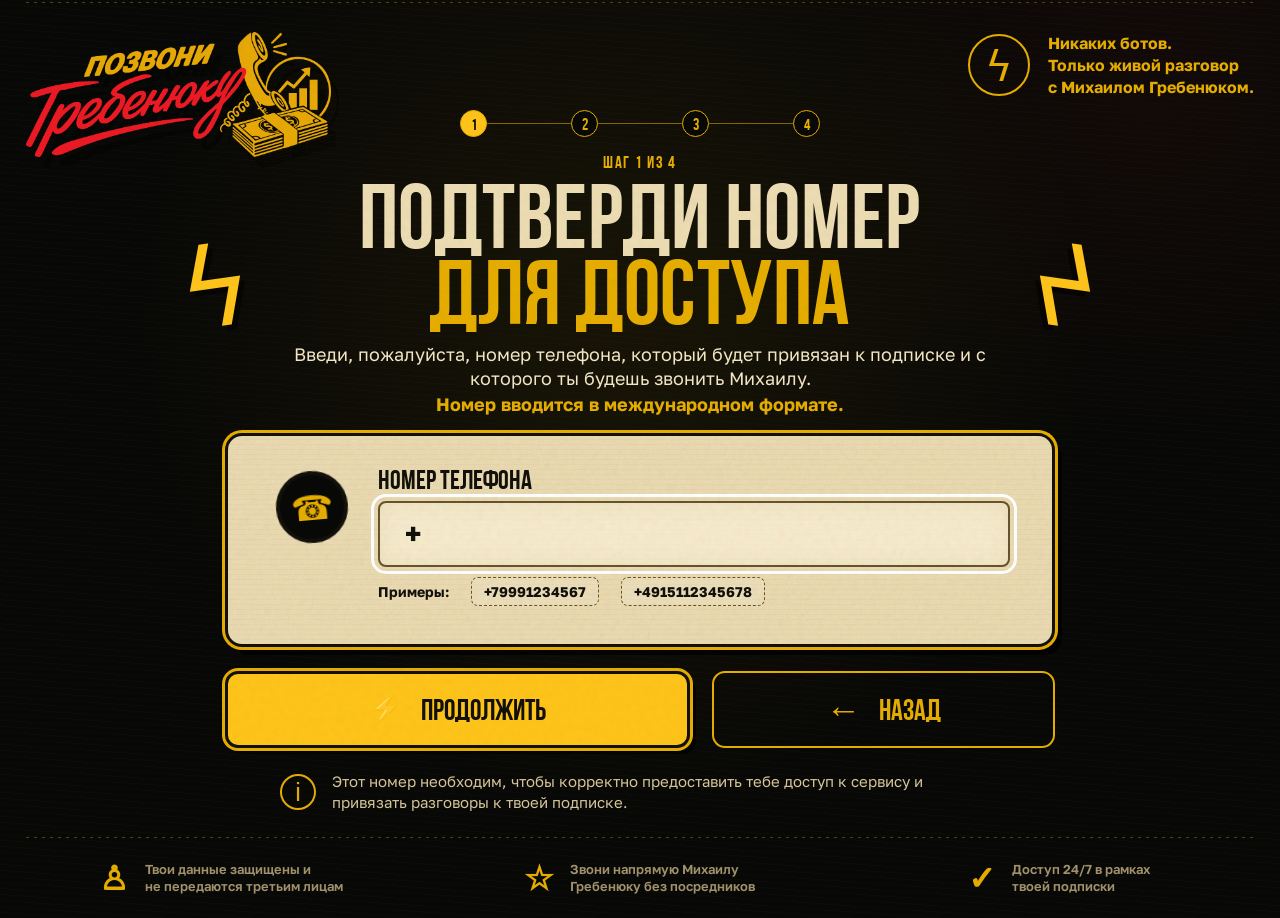
<file: index.html>
<!doctype html>
<html lang="ru">
<head>
  <meta charset="utf-8">
  <meta name="viewport" content="width=device-width, initial-scale=1">
  <meta name="theme-color" content="#080806">
  <title>Подключение подписки — Позвони Гребенюку</title>
  <meta name="description" content="Подтверждение номера и принятие согласий перед оплатой подписки.">
  <script>
    const nextUrl = new URL("./phone-verification/", window.location.href);
    nextUrl.search = window.location.search;
    window.location.replace(nextUrl.href);
  </script>
</head>
<body>
  <p>
    Переходим к подтверждению номера…
    <a href="./phone-verification/">Продолжить</a>
  </p>
</body>
</html>
</file>
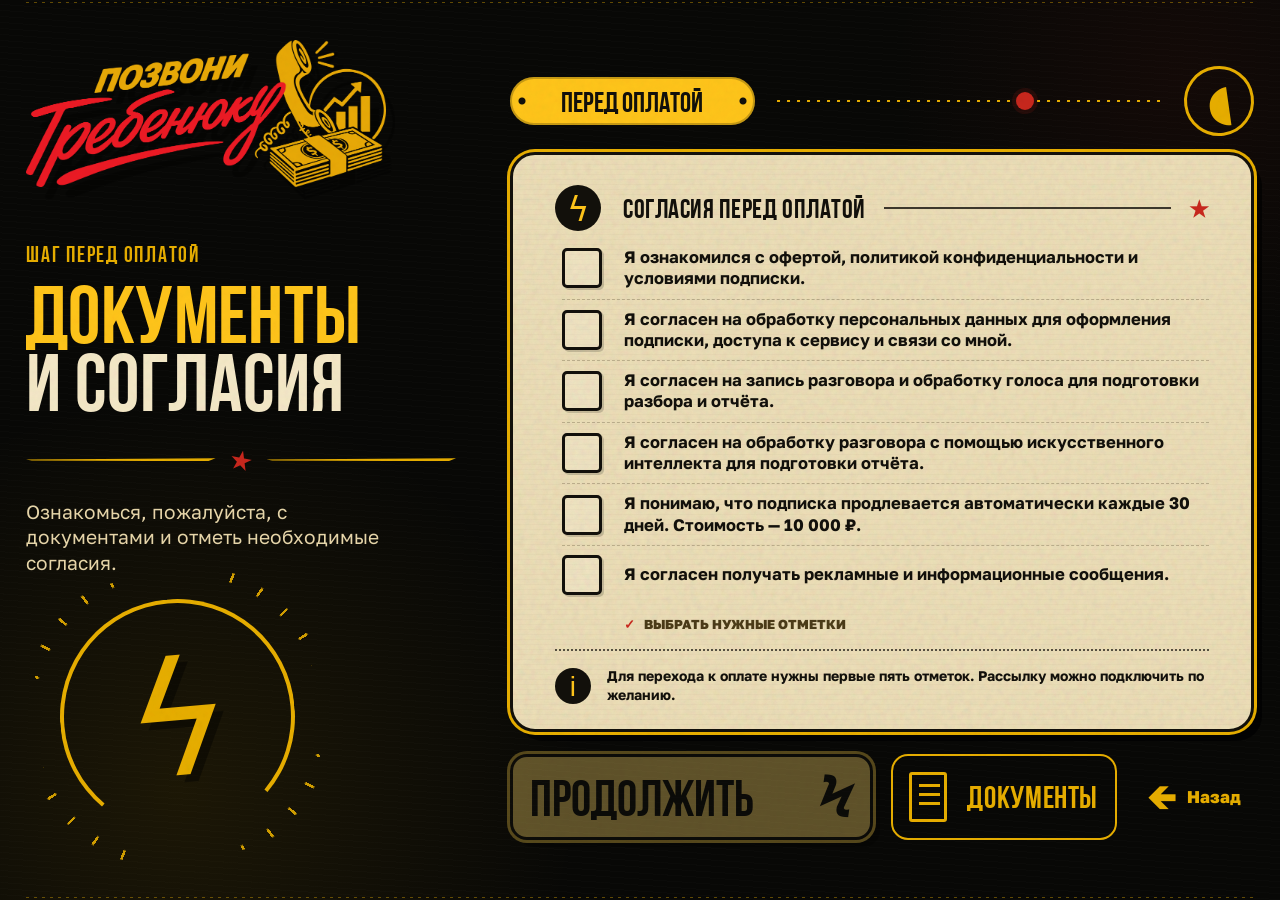
<file: consent-landing/index.html>
<!doctype html>
<html lang="ru">
<head>
  <meta charset="utf-8">
  <meta name="viewport" content="width=device-width, initial-scale=1, viewport-fit=cover">
  <meta name="theme-color" content="#080806">
  <title>Документы и согласия — Позвони Гребенюку</title>
  <meta name="description" content="Ознакомься с документами и подтверди согласия перед оплатой подписки.">
  <link rel="preconnect" href="https://fonts.googleapis.com">
  <link rel="preconnect" href="https://fonts.gstatic.com" crossorigin>
  <link href="https://fonts.googleapis.com/css2?family=Golos+Text:wght@400;600;700;800;900&display=swap" rel="stylesheet">
  <link rel="stylesheet" href="./styles.css">
  <script src="https://telegram.org/js/telegram-web-app.js"></script>
  <script src="./config.js"></script>
  <script src="./app.js" defer></script>
</head>
<body>
  <div class="page-noise" aria-hidden="true"></div>

  <main class="consent-page">
    <aside class="intro" aria-labelledby="page-title">
      <a class="brand" href="#" data-back-link aria-label="Вернуться назад">
        <img src="./assets/logo-pg.png" alt="Позвони Гребенюку">
      </a>

      <div class="intro__content">
        <p class="kicker">Шаг перед оплатой</p>
        <h1 id="page-title"><span>Документы</span> и согласия</h1>
        <div class="divider" aria-hidden="true"><i></i><b>★</b><i></i></div>
        <p class="intro__lead">Ознакомься, пожалуйста, с документами и отметь необходимые согласия.</p>
      </div>

      <div class="bolt-seal" aria-hidden="true">
        <span>ϟ</span>
      </div>
    </aside>

    <section class="form-stage">
      <div class="progress" aria-label="Этап оформления">
        <span>Перед оплатой</span>
        <div class="progress__line"><i></i></div>
        <div class="progress__icon" aria-hidden="true">◖</div>
      </div>

      <form class="consent-form" id="consent-form" novalidate>
        <div class="paper-card">
          <section class="consent-group" aria-labelledby="consents-title">
            <header class="group-title">
              <span class="group-title__icon" aria-hidden="true">ϟ</span>
              <h2 id="consents-title">Согласия перед оплатой</h2>
              <i></i>
              <b aria-hidden="true">★</b>
            </header>

            <div class="checks" id="required-checks">
              <label class="check-row">
                <input type="checkbox" name="offer" required>
                <span class="checkbox" aria-hidden="true"></span>
                <span>Я ознакомился с офертой, политикой конфиденциальности и условиями подписки.</span>
              </label>

              <label class="check-row">
                <input type="checkbox" name="personal_data" required>
                <span class="checkbox" aria-hidden="true"></span>
                <span>Я согласен на обработку персональных данных для оформления подписки, доступа к сервису и связи со мной.</span>
              </label>

              <label class="check-row">
                <input type="checkbox" name="recording" required>
                <span class="checkbox" aria-hidden="true"></span>
                <span>Я согласен на запись разговора и обработку голоса для подготовки разбора и отчёта.</span>
              </label>

              <label class="check-row">
                <input type="checkbox" name="ai_processing" required>
                <span class="checkbox" aria-hidden="true"></span>
                <span>Я согласен на обработку разговора с помощью искусственного интеллекта для подготовки отчёта.</span>
              </label>

              <label class="check-row">
                <input type="checkbox" name="recurring_payment" required>
                <span class="checkbox" aria-hidden="true"></span>
                <span>Я понимаю, что подписка продлевается автоматически каждые 30 дней. Стоимость — <strong data-price>10&nbsp;000 ₽</strong>.</span>
              </label>

              <label class="check-row">
                <input type="checkbox" name="marketing">
                <span class="checkbox" aria-hidden="true"></span>
                <span>Я согласен получать рекламные и информационные сообщения.</span>
              </label>
            </div>

            <button class="select-required" type="button" id="select-required">
              <span aria-hidden="true">✓</span>
              Выбрать нужные отметки
            </button>
          </section>

          <div class="notice" id="form-notice" role="status" aria-live="polite">
            <span aria-hidden="true">i</span>
            <p>Для перехода к оплате нужны первые пять отметок. Рассылку можно подключить по желанию.</p>
          </div>
        </div>

        <div class="actions">
          <button class="primary-button" type="submit" id="continue-button" disabled>
            <span>Продолжить</span>
            <b aria-hidden="true">ϟ</b>
          </button>

          <button class="documents-button" type="button" id="documents-button">
            <span class="document-icon" aria-hidden="true"></span>
            <span>Документы</span>
          </button>

          <button class="back-button" type="button" data-back-button>
            <span aria-hidden="true">←</span>
            Назад
          </button>
        </div>
      </form>
    </section>
  </main>

  <dialog class="documents-dialog" id="documents-dialog" aria-labelledby="documents-title">
    <div class="dialog-paper">
      <button class="dialog-close" type="button" data-close-dialog aria-label="Закрыть">×</button>
      <p class="kicker">Перед оплатой</p>
      <h2 id="documents-title">Документы сервиса</h2>
      <p class="dialog-intro">Перед продолжением ознакомься, пожалуйста, с документами:</p>

      <nav class="document-list" aria-label="Юридические документы">
        <a href="#" data-document-link="offer" aria-disabled="true">
          <span>01</span>
          <span class="document-copy">
            <b>Публичная оферта</b>
            <small>Условия подключения подписки, оплаты, автосписаний и использования сервиса.</small>
          </span>
          <i>↗</i>
        </a>
        <a href="#" data-document-link="privacy" aria-disabled="true">
          <span>02</span>
          <span class="document-copy">
            <b>Политика конфиденциальности</b>
            <small>Как мы храним и обрабатываем твои данные.</small>
          </span>
          <i>↗</i>
        </a>
        <a href="#" data-document-link="personalData" aria-disabled="true">
          <span>03</span>
          <span class="document-copy">
            <b>Согласие на обработку персональных данных</b>
            <small>Разрешение на обработку данных, которые нужны для работы сервиса.</small>
          </span>
          <i>↗</i>
        </a>
        <a href="#" data-document-link="aiConversation" aria-disabled="true">
          <span>04</span>
          <span class="document-copy">
            <b>Согласие на обработку разговора с помощью ИИ</b>
            <small>Нужно, чтобы мы могли обработать звонок и подготовить отчёт.</small>
          </span>
          <i>↗</i>
        </a>
        <a href="#" data-document-link="subscription" aria-disabled="true">
          <span>05</span>
          <span class="document-copy">
            <b>Условия подписки</b>
            <small>Стоимость, срок подписки, порядок ежемесячных списаний и завершение доступа.</small>
          </span>
          <i>↗</i>
        </a>
      </nav>

      <p class="dialog-note">После ознакомления нажми «Продолжить», чтобы вернуться к подтверждению согласий.</p>
      <button class="dialog-continue" type="button" data-close-dialog>Продолжить</button>
    </div>
  </dialog>

  <dialog class="back-dialog" id="back-dialog" aria-labelledby="back-dialog-title">
    <div class="back-dialog__paper">
      <button class="dialog-close" type="button" data-close-back-dialog aria-label="Закрыть">×</button>
      <p class="kicker">Перед выходом</p>
      <h2 id="back-dialog-title">Хочешь изменить номер?</h2>
      <p class="back-dialog__text">
        Твой номер уже подтверждён. Если хочешь указать другой, мы вернём тебя к первому шагу подтверждения.
      </p>
      <div class="back-dialog__actions">
        <a class="back-choice back-choice--primary" href="../phone-verification/index.html" data-change-phone>
          Изменить номер
        </a>
        <a class="back-choice back-choice--secondary" href="https://t.me/grebenyuk_call_bot?start=start" data-return-bot>
          Вернуться в Telegram-бот
        </a>
      </div>
    </div>
  </dialog>
</body>
</html>
</file>
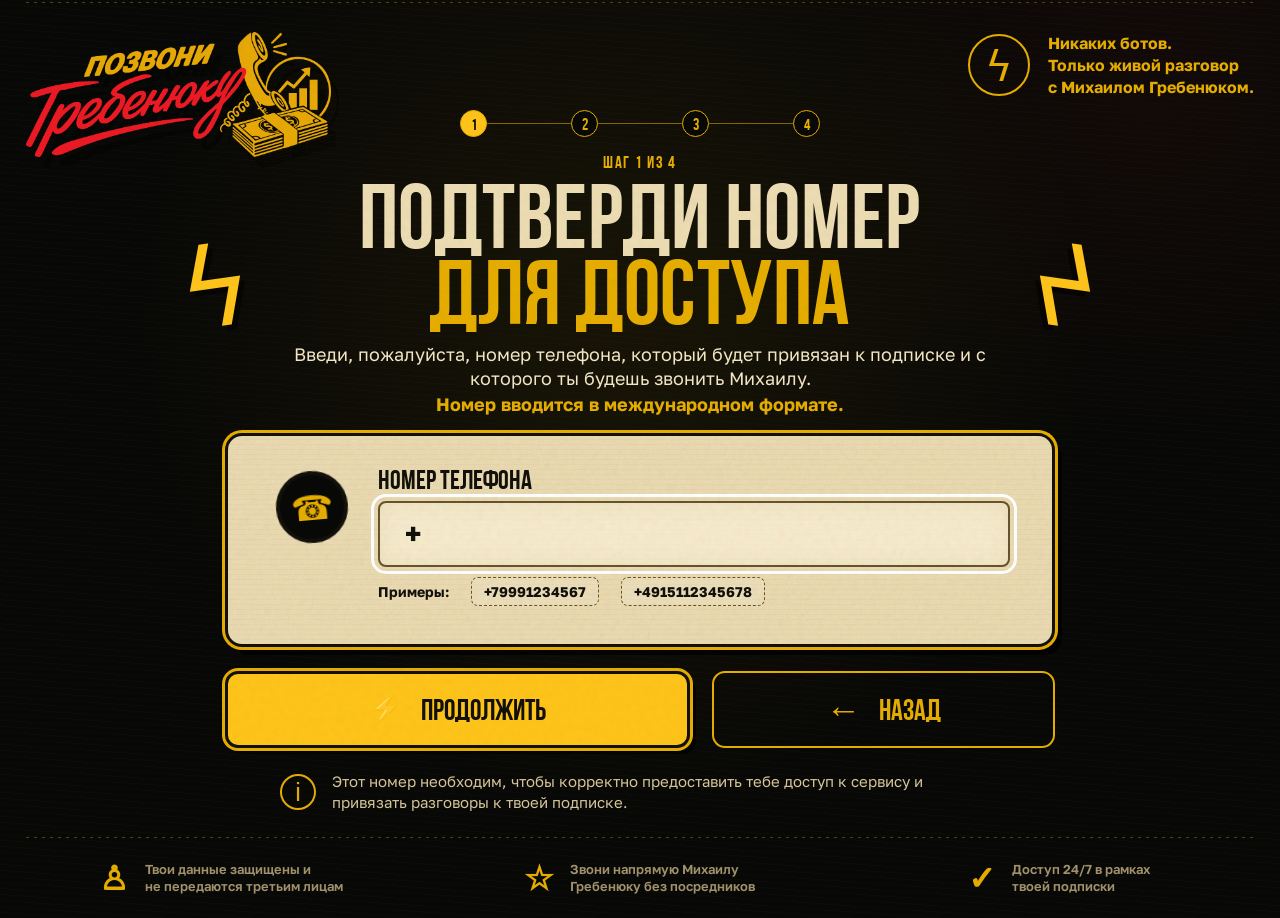
<file: phone-verification/index.html>
<!doctype html>
<html lang="ru">
<head>
  <meta charset="utf-8">
  <meta name="viewport" content="width=device-width, initial-scale=1, viewport-fit=cover">
  <meta name="theme-color" content="#080806">
  <title>Подтверждение номера — Позвони Гребенюку</title>
  <meta name="description" content="Привяжи и подтверди номер телефона перед оформлением подписки.">
  <link rel="preconnect" href="https://fonts.googleapis.com">
  <link rel="preconnect" href="https://fonts.gstatic.com" crossorigin>
  <link href="https://fonts.googleapis.com/css2?family=Golos+Text:wght@400;600;700;800;900&display=swap" rel="stylesheet">
  <link rel="stylesheet" href="./styles.css">
  <script src="./assets/vendor/libphonenumber-max.js"></script>
  <script src="./config.js"></script>
  <script src="./app.js" defer></script>
</head>
<body>
  <div class="page-noise" aria-hidden="true"></div>

  <main class="verification-page">
    <header class="site-header">
      <a class="brand" href="#" data-bot-back aria-label="Вернуться в Telegram-бот">
        <img src="./assets/logo-pg.png" alt="Позвони Гребенюку">
      </a>

      <div class="human-note">
        <span aria-hidden="true">ϟ</span>
        <p>Никаких ботов.<br>Только живой разговор<br>с Михаилом Гребенюком.</p>
      </div>
    </header>

    <div class="stepper" aria-label="Этап подтверждения номера">
      <span class="stepper__item is-current" data-step-indicator="phone">1</span>
      <i></i>
      <span class="stepper__item" data-step-indicator="review">2</span>
      <i></i>
      <span class="stepper__item" data-step-indicator="code">3</span>
      <i></i>
      <span class="stepper__item" data-step-indicator="success">4</span>
    </div>

    <section class="flow" aria-live="polite">
      <article class="screen is-active" data-screen="phone">
        <div class="screen-heading">
          <span class="bolt bolt--left" aria-hidden="true">ϟ</span>
          <div>
            <p class="eyebrow">Шаг 1 из 4</p>
            <h1><em>Подтверди номер</em><strong>для доступа</strong></h1>
            <p>Введи, пожалуйста, номер телефона, который будет привязан к подписке и с которого ты будешь звонить Михаилу.</p>
            <b>Номер вводится в международном формате.</b>
          </div>
          <span class="bolt bolt--right" aria-hidden="true">ϟ</span>
        </div>

        <form id="phone-form" autocomplete="off" novalidate>
          <div class="paper-card input-card">
            <div class="phone-medallion" aria-hidden="true">☎</div>
            <label for="phone-input">Номер телефона</label>
            <input
              id="phone-input"
              name="phone"
              type="tel"
              inputmode="tel"
              autocomplete="off"
              autocapitalize="off"
              spellcheck="false"
              enterkeyhint="next"
              maxlength="24"
              value="+"
              placeholder="+"
              aria-describedby="phone-help phone-error"
            >
            <div class="examples" id="phone-help">
              <span>Примеры:</span>
              <button type="button" data-phone-example="+79991234567">+79991234567</button>
              <button type="button" data-phone-example="+4915112345678">+4915112345678</button>
            </div>
            <p class="field-error" id="phone-error" role="alert"></p>
          </div>

          <div class="screen-actions screen-actions--two">
            <button class="action action--primary" type="submit">
              <span aria-hidden="true">⚡</span>Продолжить
            </button>
            <button class="action action--secondary" type="button" data-bot-back>
              <span aria-hidden="true">←</span>Назад
            </button>
          </div>
        </form>

        <p class="screen-note"><span>i</span>Этот номер необходим, чтобы корректно предоставить тебе доступ к сервису и привязать разговоры к твоей подписке.</p>
      </article>

      <article class="screen" data-screen="review">
        <div class="screen-heading">
          <span class="bolt bolt--left" aria-hidden="true">ϟ</span>
          <div>
            <p class="eyebrow">Шаг 2 из 4</p>
            <h1><em>Проверь</em> <strong>номер</strong></h1>
            <p>Мы используем подтверждение номера, чтобы убедиться, что это действительно ты. Это займёт пару секунд.</p>
            <b>Безопасно, просто и конфиденциально.</b>
          </div>
          <span class="bolt bolt--right" aria-hidden="true">ϟ</span>
        </div>

        <div class="paper-card review-card">
          <div class="phone-medallion" aria-hidden="true">☎</div>
          <div>
            <p class="card-label">Твой номер телефона</p>
            <p class="phone-preview" data-phone-output>+7 999 123-45-67</p>
            <p class="card-explanation"><span>i</span>Мы отправим SMS с кодом подтверждения или позвоним на этот номер.</p>
          </div>
        </div>

        <div class="screen-actions screen-actions--two">
          <button class="action action--primary" type="button" data-send-code>
            <span aria-hidden="true">⚡</span>Всё верно
          </button>
          <button class="action action--secondary" type="button" data-edit-phone>
            <span aria-hidden="true">✎</span>Изменить номер
          </button>
        </div>

        <p class="screen-note"><span>i</span>Если номер указан неверно, нажми «Изменить номер», чтобы исправить его.</p>
      </article>

      <article class="screen" data-screen="code">
        <div class="screen-heading">
          <span class="bolt bolt--left" aria-hidden="true">ϟ</span>
          <div>
            <p class="eyebrow">Шаг 3 из 4</p>
            <h1><em>Введи код</em><strong>подтверждения</strong></h1>
            <p>Мы отправили код в SMS на номер <span data-phone-output></span>.</p>
            <p>Если был звонок — введи последние 4 цифры номера, с которого звонили.</p>
          </div>
          <span class="bolt bolt--right" aria-hidden="true">ϟ</span>
        </div>

        <form id="code-form" novalidate>
          <div class="paper-card code-card">
            <label for="code-input">Код подтверждения</label>
            <input
              id="code-input"
              name="code"
              type="text"
              inputmode="numeric"
              autocomplete="one-time-code"
              maxlength="4"
              placeholder="_  _  _  _"
              aria-describedby="code-help code-error"
            >
            <p class="card-explanation" id="code-help"><span>i</span>Введи код из 4 цифр — из сообщения или последние цифры номера входящего звонка.</p>
            <p class="field-error" id="code-error" role="alert"></p>
          </div>

          <div class="screen-actions screen-actions--three">
            <button class="action action--primary" type="submit">
              <span aria-hidden="true">⚡</span>Продолжить
            </button>
            <button class="action action--secondary" type="button" data-resend-code>
              <span aria-hidden="true">↻</span><span data-resend-label>Отправить код заново</span>
            </button>
            <button class="action action--secondary" type="button" data-edit-phone>
              <span aria-hidden="true">✎</span>Изменить номер
            </button>
          </div>
        </form>

        <div class="code-support">
          <p class="screen-note"><span>i</span>Если код не пришёл в течение 1–2 минут, запроси его повторно. SMS может задерживаться — это нормально.</p>
          <a class="support-link" href="#" data-support-link>Написать в службу заботы</a>
        </div>
      </article>

      <article class="screen" data-screen="success">
        <div class="screen-heading">
          <span class="bolt bolt--left" aria-hidden="true">ϟ</span>
          <div>
            <p class="eyebrow">Шаг 4 из 4</p>
            <h1><em>Номер</em><strong>подтверждён</strong></h1>
            <p>Отлично! Твой номер телефона успешно привязан к подписке на разговоры с Михаилом Гребенюком.</p>
            <b>Теперь ты можешь перейти к следующему шагу.</b>
          </div>
          <span class="bolt bolt--right" aria-hidden="true">ϟ</span>
        </div>

        <div class="paper-card success-card">
          <div class="success-seal" aria-hidden="true">✓</div>
          <div>
            <p class="card-label">Номер успешно привязан</p>
            <p class="confirmed-phone"><span aria-hidden="true">☎</span><strong data-phone-output>+7 999 123-45-67</strong></p>
            <p>Этот номер теперь связан с твоей подпиской. Ты будешь получать звонки и важные уведомления на него.</p>
          </div>
        </div>

        <div class="screen-actions screen-actions--two">
          <a class="action action--primary" href="../consent-landing/index.html" data-continue-to-consent>
            <span aria-hidden="true">⚡</span>Продолжить
          </a>
          <button class="action action--secondary" type="button" data-edit-phone>
            <span aria-hidden="true">✎</span>Изменить номер
          </button>
        </div>

        <p class="screen-note"><span>i</span>После продолжения ты перейдёшь к документам и обязательным согласиям перед оплатой подписки.</p>
      </article>

    </section>

    <footer class="trust-footer">
      <p><span aria-hidden="true">♙</span>Твои данные защищены и<br>не передаются третьим лицам</p>
      <p><span aria-hidden="true">☆</span>Звони напрямую Михаилу<br>Гребенюку без посредников</p>
      <p><span aria-hidden="true">✓</span>Доступ 24/7 в рамках<br>твоей подписки</p>
    </footer>
  </main>

  <dialog class="error-dialog" id="error-dialog" aria-labelledby="error-title">
    <div class="error-dialog__paper">
      <button class="error-dialog__close" type="button" data-error-close aria-label="Закрыть">×</button>
      <span class="error-dialog__icon" aria-hidden="true">!</span>
      <p class="eyebrow">Не получилось продолжить</p>
      <h2 id="error-title" data-error-title>Ошибка</h2>
      <div class="error-dialog__message" data-error-message></div>
      <div class="error-dialog__examples" data-error-examples hidden>
        <b>Примеры:</b>
        <span>+79991234567</span>
        <span>+4915112345678</span>
      </div>
      <div class="error-dialog__actions">
        <button class="action action--primary" type="button" data-error-primary>Попробуй снова</button>
        <button class="action action--secondary" type="button" data-error-secondary hidden>Изменить номер</button>
        <a class="action action--support" href="#" data-support-link>Написать в службу заботы</a>
      </div>
    </div>
  </dialog>
</body>
</html>
</file>
<file: consent-landing/styles.css>
@font-face {
  font-family: "Bebas Local";
  src: url("./assets/fonts/bebas-neue-cyrillic.woff") format("woff");
  font-display: swap;
}

:root {
  --black: #080806;
  --black-soft: #11100c;
  --ink: #12100b;
  --yellow: #e7ae00;
  --yellow-bright: #ffc51a;
  --cream: #edddb3;
  --cream-light: #f4e8c7;
  --red: #c8271d;
  --muted: #a3936c;
  --paper-line: rgba(38, 28, 8, .24);
  --display: "Bebas Local", "Arial Narrow", sans-serif;
  --body: "Golos Text", Arial, sans-serif;
}

* {
  box-sizing: border-box;
}

html {
  min-width: 320px;
  max-width: 100%;
  overflow-x: hidden;
  background: var(--black);
  color-scheme: dark;
}

body {
  min-width: 320px;
  max-width: 100%;
  min-height: 100vh;
  margin: 0;
  overflow-x: hidden;
  color: var(--cream-light);
  background:
    radial-gradient(circle at 14% 88%, rgba(231, 174, 0, .09), transparent 25rem),
    radial-gradient(circle at 92% 9%, rgba(200, 39, 29, .06), transparent 18rem),
    repeating-linear-gradient(4deg, transparent 0 5px, rgba(255, 255, 255, .012) 5px 6px),
    var(--black);
  font-family: var(--body);
}

button,
input {
  font: inherit;
}

button,
a {
  -webkit-tap-highlight-color: transparent;
}

button:focus-visible,
a:focus-visible,
input:focus-visible + .checkbox {
  outline: 3px solid #fff;
  outline-offset: 4px;
}

.page-noise {
  position: fixed;
  z-index: 100;
  inset: 0;
  pointer-events: none;
  opacity: .2;
  mix-blend-mode: multiply;
  background-image: url("data:image/svg+xml,%3Csvg viewBox='0 0 180 180' xmlns='http://www.w3.org/2000/svg'%3E%3Cfilter id='n'%3E%3CfeTurbulence type='fractalNoise' baseFrequency='.75' numOctaves='4' stitchTiles='stitch'/%3E%3C/filter%3E%3Crect width='100%25' height='100%25' filter='url(%23n)' opacity='.42'/%3E%3C/svg%3E");
}

.consent-page {
  position: relative;
  width: min(100% - 52px, 1600px);
  min-height: 100vh;
  margin: 0 auto;
  padding: 40px 0 42px;
  display: grid;
  grid-template-columns: minmax(340px, 430px) minmax(0, 1fr);
  gap: clamp(34px, 4.2vw, 74px);
}

.consent-page::before,
.consent-page::after {
  content: "";
  position: absolute;
  left: 0;
  right: 0;
  height: 1px;
  opacity: .4;
  background: repeating-linear-gradient(90deg, var(--yellow) 0 3px, transparent 3px 8px);
}

.consent-page::before {
  top: 2px;
}

.consent-page::after {
  bottom: 2px;
}

.intro {
  position: relative;
  min-width: 0;
  min-height: calc(100vh - 82px);
  display: flex;
  flex-direction: column;
  padding: 0 0 24px;
}

.brand {
  display: block;
  width: min(100%, 360px);
}

.brand img {
  display: block;
  width: 100%;
  height: auto;
  filter: drop-shadow(9px 12px 0 rgba(0, 0, 0, .34));
}

.intro__content {
  min-width: 0;
  margin-top: 56px;
}

.kicker {
  margin: 0 0 14px;
  color: var(--yellow);
  font: 400 22px/1 var(--display);
  letter-spacing: .08em;
  text-transform: uppercase;
}

.intro h1 {
  margin: 0;
  font: 400 clamp(66px, 6.4vw, 100px)/.82 var(--display);
  letter-spacing: .005em;
  text-transform: uppercase;
  text-wrap: balance;
}

.intro h1 span {
  display: block;
  color: var(--yellow-bright);
}

.divider {
  margin: 32px 0 25px;
  display: grid;
  grid-template-columns: 1fr auto 1fr;
  align-items: center;
  gap: 15px;
  color: var(--red);
}

.divider i {
  height: 3px;
  background: var(--yellow);
  clip-path: polygon(0 40%, 100% 0, 96% 100%, 3% 72%);
}

.divider b {
  font-size: 23px;
  transform: rotate(11deg);
}

.intro__lead {
  max-width: 390px;
  margin: 0;
  color: #e8d7aa;
  font-size: clamp(18px, 1.5vw, 24px);
  line-height: 1.33;
}

.bolt-seal {
  position: relative;
  width: 235px;
  height: 235px;
  margin: auto auto 0 34px;
  display: grid;
  place-items: center;
  border: 4px solid var(--yellow);
  border-bottom-color: transparent;
  border-radius: 50%;
  color: var(--yellow);
  transform: rotate(-5deg);
}

.bolt-seal::before,
.bolt-seal::after {
  content: "";
  position: absolute;
  inset: -25px;
  opacity: .9;
  background: repeating-conic-gradient(from 2deg, var(--yellow) 0 1deg, transparent 1deg 12deg);
  mask: radial-gradient(circle, transparent 0 73%, #000 74% 78%, transparent 79%);
}

.bolt-seal::after {
  inset: -38px;
  background: conic-gradient(from 15deg, var(--red) 0 3deg, transparent 3deg 45deg);
  mask: radial-gradient(circle, transparent 0 79%, #000 80% 86%, transparent 87%);
}

.bolt-seal span {
  font: 400 158px/.8 var(--display);
  transform: skew(-8deg);
  text-shadow: 8px 8px 0 rgba(0, 0, 0, .4);
}

.form-stage {
  min-width: 0;
  padding-top: 20px;
}

.progress {
  height: 82px;
  display: grid;
  grid-template-columns: auto minmax(80px, 1fr) auto;
  align-items: center;
  gap: 22px;
  color: var(--yellow);
}

.progress > span {
  min-width: 245px;
  padding: 11px 36px 9px;
  border-radius: 999px;
  background:
    radial-gradient(circle at 12px 50%, var(--ink) 0 3px, transparent 4px),
    radial-gradient(circle at calc(100% - 12px) 50%, var(--ink) 0 3px, transparent 4px),
    var(--yellow-bright);
  color: var(--ink);
  font: 400 28px/1 var(--display);
  text-align: center;
  text-transform: uppercase;
  box-shadow: inset 0 0 0 2px rgba(0, 0, 0, .22);
}

.progress__line {
  height: 2px;
  background: repeating-linear-gradient(90deg, var(--yellow) 0 3px, transparent 3px 10px);
}

.progress__line i {
  display: block;
  width: 18px;
  height: 18px;
  margin-left: 62%;
  border-radius: 50%;
  background: var(--red);
  transform: translateY(-8px);
  box-shadow: 0 0 0 4px rgba(200, 39, 29, .12);
}

.progress__icon {
  width: 70px;
  height: 70px;
  display: grid;
  place-items: center;
  border: 3px solid var(--yellow);
  border-radius: 50%;
  font: 400 50px/1 var(--display);
  transform: rotate(-8deg);
}

.consent-form {
  margin-top: 10px;
}

.paper-card {
  position: relative;
  padding: 30px clamp(24px, 3.3vw, 56px) 24px;
  overflow: hidden;
  border: 3px solid var(--ink);
  border-radius: 25px;
  color: var(--ink);
  background:
    linear-gradient(rgba(255, 255, 255, .08), rgba(255, 255, 255, .08)),
    repeating-linear-gradient(0deg, transparent 0 4px, rgba(40, 20, 0, .025) 4px 5px),
    var(--cream);
  box-shadow:
    0 0 0 3px var(--yellow),
    8px 9px 0 rgba(0, 0, 0, .7);
}

.paper-card::before {
  content: "";
  position: absolute;
  inset: 0;
  pointer-events: none;
  opacity: .32;
  background-image: url("data:image/svg+xml,%3Csvg viewBox='0 0 180 180' xmlns='http://www.w3.org/2000/svg'%3E%3Cfilter id='p'%3E%3CfeTurbulence type='fractalNoise' baseFrequency='.52' numOctaves='4' stitchTiles='stitch'/%3E%3C/filter%3E%3Crect width='100%25' height='100%25' filter='url(%23p)' opacity='.3'/%3E%3C/svg%3E");
  mix-blend-mode: multiply;
}

.consent-group,
.notice {
  position: relative;
  z-index: 1;
}

.group-title {
  display: grid;
  grid-template-columns: 50px auto minmax(32px, 1fr) auto;
  align-items: center;
  gap: 18px;
}

.group-title__icon {
  width: 46px;
  height: 46px;
  display: grid;
  place-items: center;
  border-radius: 50%;
  color: var(--yellow-bright);
  background: var(--ink);
  font: 400 34px/1 var(--display);
}

.group-title h2 {
  min-width: 0;
  margin: 0;
  font: 400 clamp(25px, 2.1vw, 35px)/1 var(--display);
  letter-spacing: .02em;
  text-transform: uppercase;
  white-space: nowrap;
}

.group-title i {
  height: 2px;
  background: var(--ink);
  opacity: .8;
}

.group-title b {
  color: var(--red);
  font-size: 22px;
}

.checks {
  margin: 7px 0 0 7px;
}

.check-row {
  position: relative;
  min-height: 54px;
  display: grid;
  grid-template-columns: 44px minmax(0, 1fr);
  align-items: center;
  gap: 18px;
  padding: 9px 0;
  border-bottom: 1px dashed var(--paper-line);
  cursor: pointer;
  font-size: clamp(15px, 1.3vw, 19px);
  font-weight: 700;
  line-height: 1.28;
}

.check-row > span:last-child {
  min-width: 0;
  overflow-wrap: break-word;
}

.check-row input {
  position: absolute;
  width: 1px;
  height: 1px;
  opacity: 0;
  pointer-events: none;
}

.checkbox {
  position: relative;
  width: 40px;
  height: 40px;
  border: 3px solid var(--ink);
  border-radius: 5px;
  background: rgba(255, 255, 255, .14);
  box-shadow: 2px 2px 0 rgba(0, 0, 0, .17);
  transition: transform .16s ease, background-color .16s ease;
}

.check-row:hover .checkbox {
  transform: rotate(-2deg) scale(1.04);
}

.check-row input:checked + .checkbox {
  background: var(--yellow-bright);
}

.check-row input:checked + .checkbox::before,
.check-row input:checked + .checkbox::after {
  content: "";
  position: absolute;
  top: 50%;
  left: 50%;
  width: 25px;
  height: 4px;
  border-radius: 2px;
  background: var(--ink);
  transform-origin: center;
}

.check-row input:checked + .checkbox::before {
  transform: translate(-50%, -50%) rotate(45deg);
}

.check-row input:checked + .checkbox::after {
  transform: translate(-50%, -50%) rotate(-45deg);
}

.select-required {
  margin: 12px 0 3px 69px;
  padding: 0;
  border: 0;
  color: #4b3b18;
  background: transparent;
  font-size: 13px;
  font-weight: 800;
  text-transform: uppercase;
  cursor: pointer;
}

.select-required span {
  margin-right: 6px;
  color: var(--red);
}

.checks .check-row:last-child {
  border-bottom: 0;
}

.notice {
  margin-top: 14px;
  padding-top: 16px;
  display: grid;
  grid-template-columns: 38px minmax(0, 1fr);
  align-items: center;
  gap: 14px;
  border-top: 2px dotted rgba(18, 16, 11, .68);
}

.notice > span {
  width: 36px;
  height: 36px;
  display: grid;
  place-items: center;
  border-radius: 50%;
  color: var(--yellow-bright);
  background: var(--ink);
  font: 400 28px/1 var(--display);
}

.notice p {
  margin: 0;
  font-size: 14px;
  font-weight: 700;
  line-height: 1.35;
}

.notice.is-error p {
  color: #8f160f;
}

.notice.is-success p {
  color: #1d5c19;
}

.actions {
  margin-top: 22px;
  display: grid;
  grid-template-columns: minmax(330px, 1.25fr) minmax(210px, .78fr) auto;
  gap: 18px;
}

.primary-button,
.documents-button,
.back-button {
  min-height: 86px;
  border-radius: 17px;
  cursor: pointer;
  text-transform: uppercase;
}

.primary-button {
  display: flex;
  align-items: center;
  justify-content: center;
  gap: clamp(24px, 5vw, 68px);
  border: 3px solid var(--ink);
  color: var(--ink);
  background:
    linear-gradient(rgba(255, 255, 255, .08), rgba(255, 255, 255, .08)),
    var(--yellow-bright);
  box-shadow: 0 0 0 3px var(--yellow), 7px 7px 0 rgba(0, 0, 0, .62);
  font: 400 clamp(42px, 4vw, 63px)/1 var(--display);
  transition: filter .16s ease, transform .16s ease, opacity .16s ease;
}

.primary-button b {
  font-size: 1.08em;
  transform: skew(-8deg);
}

.primary-button:not(:disabled):hover {
  filter: brightness(1.08);
  transform: translate(-2px, -2px);
}

.primary-button:disabled {
  opacity: .38;
  filter: grayscale(.35);
  cursor: not-allowed;
}

.documents-button {
  display: flex;
  align-items: center;
  justify-content: center;
  gap: 20px;
  border: 2px solid var(--yellow);
  color: var(--yellow);
  background: transparent;
  font: 400 31px/1 var(--display);
  letter-spacing: .02em;
}

.documents-button:hover {
  background: rgba(231, 174, 0, .08);
}

.document-icon {
  position: relative;
  width: 38px;
  height: 50px;
  border: 3px solid currentColor;
  border-radius: 3px;
}

.document-icon::before {
  content: "";
  position: absolute;
  top: 9px;
  left: 7px;
  width: 21px;
  height: 3px;
  background: currentColor;
  box-shadow: 0 9px 0 currentColor, 0 18px 0 currentColor;
}

.back-button {
  display: flex;
  align-items: center;
  justify-content: center;
  gap: 10px;
  padding: 0 13px;
  border: 0;
  color: var(--yellow);
  background: transparent;
  font-size: 17px;
  font-weight: 800;
  text-transform: none;
}

.back-button span {
  font-size: 38px;
  line-height: 1;
}

.documents-dialog,
.back-dialog {
  width: min(760px, calc(100% - 30px));
  max-height: calc(100vh - 30px);
  padding: 0;
  border: 0;
  color: var(--ink);
  background: transparent;
}

.documents-dialog::backdrop,
.back-dialog::backdrop {
  background: rgba(0, 0, 0, .82);
  backdrop-filter: blur(4px);
}

.dialog-paper {
  position: relative;
  padding: clamp(28px, 4.5vw, 50px);
  border: 3px solid var(--ink);
  border-radius: 20px;
  background:
    repeating-linear-gradient(0deg, transparent 0 4px, rgba(40, 20, 0, .025) 4px 5px),
    var(--cream);
  box-shadow: inset 0 0 0 3px var(--yellow);
}

.dialog-close {
  position: absolute;
  top: 16px;
  right: 18px;
  width: 42px;
  height: 42px;
  border: 2px solid var(--ink);
  border-radius: 50%;
  color: var(--cream);
  background: var(--ink);
  font-size: 29px;
  line-height: 1;
  cursor: pointer;
}

.dialog-paper h2 {
  max-width: 600px;
  margin: 0;
  font: 400 clamp(48px, 7vw, 72px)/.9 var(--display);
  text-transform: uppercase;
}

.dialog-intro {
  max-width: 570px;
  margin: 17px 0 25px;
  font-size: 17px;
  font-weight: 600;
  line-height: 1.45;
}

.document-list {
  display: grid;
  border-top: 2px solid var(--ink);
}

.document-list a {
  min-height: 76px;
  display: grid;
  grid-template-columns: 38px minmax(0, 1fr) auto;
  align-items: start;
  gap: 15px;
  padding: 12px 0;
  border-bottom: 1px dashed var(--paper-line);
  color: inherit;
  text-decoration: none;
}

.document-list a:not([aria-disabled="true"]):hover {
  color: #9f190f;
}

.document-list > a > span:first-child {
  padding-top: 2px;
  color: var(--red);
  font: 400 24px/1 var(--display);
}

.document-copy {
  min-width: 0;
  display: grid;
  gap: 5px;
}

.document-copy b {
  color: #3446cf;
  font-size: 17px;
  font-style: italic;
  line-height: 1.25;
}

.document-copy small {
  color: var(--ink);
  font-size: 14px;
  font-weight: 600;
  line-height: 1.42;
}

.document-list i {
  padding-top: 2px;
  color: var(--red);
  font-size: 24px;
  font-style: normal;
}

.document-list a[aria-disabled="true"] {
  cursor: default;
}

.document-list a[aria-disabled="true"] i {
  opacity: .28;
}

.dialog-note {
  margin: 24px 0 18px;
  font-size: 15px;
  font-weight: 700;
  line-height: 1.45;
}

.dialog-continue {
  width: 100%;
  min-height: 62px;
  border: 3px solid var(--ink);
  border-radius: 10px;
  color: var(--ink);
  background: var(--yellow-bright);
  box-shadow: 4px 4px 0 var(--ink);
  font: 400 34px/1 var(--display);
  text-transform: uppercase;
  cursor: pointer;
}

.dialog-continue:hover {
  filter: brightness(1.06);
  transform: translate(-1px, -1px);
  box-shadow: 5px 5px 0 var(--ink);
}

.back-dialog {
  width: min(650px, calc(100% - 30px));
}

.back-dialog__paper {
  position: relative;
  padding: clamp(30px, 5vw, 52px);
  border: 3px solid var(--ink);
  border-radius: 20px;
  color: var(--ink);
  background:
    repeating-linear-gradient(0deg, transparent 0 4px, rgba(40, 20, 0, .025) 4px 5px),
    var(--cream);
  box-shadow: inset 0 0 0 3px var(--yellow);
}

.back-dialog__paper h2 {
  max-width: calc(100% - 45px);
  margin: 0;
  font: 400 clamp(45px, 7vw, 68px)/.9 var(--display);
  text-transform: uppercase;
}

.back-dialog__text {
  margin: 20px 0 27px;
  font-size: 17px;
  font-weight: 700;
  line-height: 1.48;
}

.back-dialog__actions {
  display: grid;
  gap: 13px;
}

.back-choice {
  min-height: 62px;
  display: flex;
  align-items: center;
  justify-content: center;
  padding: 10px 20px;
  border: 3px solid var(--ink);
  border-radius: 10px;
  font-weight: 900;
  text-align: center;
  text-decoration: none;
  text-transform: uppercase;
}

.back-choice--primary {
  color: var(--ink);
  background: var(--yellow-bright);
  box-shadow: 4px 4px 0 var(--ink);
  font: 400 32px/1 var(--display);
}

.back-choice--secondary {
  color: #fff;
  background: #2867e9;
  font-size: 16px;
}

.back-choice:hover {
  filter: brightness(1.06);
}

@media (max-width: 1180px) {
  .consent-page {
    width: min(100% - 32px, 1050px);
    grid-template-columns: 265px minmax(0, 1fr);
    gap: 30px;
  }

  .intro h1 {
    font-size: clamp(58px, 6.4vw, 80px);
  }

  .bolt-seal {
    width: 190px;
    height: 190px;
    margin-left: 24px;
  }

  .bolt-seal span {
    font-size: 126px;
  }

  .progress__icon {
    display: none;
  }

  .progress {
    grid-template-columns: auto 1fr;
  }

  .group-title h2 {
    white-space: normal;
  }

  .actions {
    grid-template-columns: 1fr .75fr;
  }

  .back-button {
    grid-column: 1 / -1;
    min-height: 48px;
  }
}

@media (max-width: 820px) {
  .consent-page {
    width: min(100% - 24px, 680px);
    min-height: auto;
    padding: 18px 0 32px;
    display: block;
  }

  .intro {
    min-height: auto;
    display: grid;
    grid-template-columns: 140px 1fr;
    align-items: center;
    gap: 18px;
    padding: 0 3px 22px;
  }

  .brand {
    width: 140px;
  }

  .intro__content {
    margin: 0;
  }

  .kicker {
    margin-bottom: 7px;
    font-size: 16px;
  }

  .intro h1 {
    font-size: clamp(49px, 12vw, 72px);
  }

  .divider {
    margin: 15px 0 12px;
  }

  .intro__lead {
    font-size: 15px;
  }

  .bolt-seal {
    display: none;
  }

  .form-stage {
    padding-top: 0;
  }

  .progress {
    height: 52px;
    gap: 14px;
  }

  .progress > span {
    min-width: 170px;
    padding: 9px 20px 7px;
    font-size: 21px;
  }

  .paper-card {
    border-radius: 17px;
    padding: 24px 18px 19px;
  }

  .group-title {
    grid-template-columns: 42px minmax(0, auto) 1fr;
    gap: 12px;
  }

  .group-title__icon {
    width: 40px;
    height: 40px;
  }

  .group-title b {
    display: none;
  }

  .group-title h2 {
    font-size: 25px;
  }

  .checks {
    margin-left: 0;
  }

  .check-row {
    grid-template-columns: 39px 1fr;
    gap: 12px;
    font-size: 15px;
  }

  .checkbox {
    width: 36px;
    height: 36px;
  }

  .check-row input:checked + .checkbox::before,
  .check-row input:checked + .checkbox::after {
    width: 22px;
  }

  .select-required {
    margin-left: 51px;
  }

  .actions {
    grid-template-columns: 1fr .62fr;
    gap: 12px;
  }

  .primary-button,
  .documents-button {
    min-height: 74px;
    border-radius: 13px;
  }

  .primary-button {
    gap: 24px;
    font-size: 42px;
  }

  .documents-button {
    gap: 12px;
    font-size: 24px;
  }

  .document-icon {
    width: 31px;
    height: 41px;
  }
}

@media (max-width: 540px) {
  .consent-page {
    width: calc(100% - 20px);
  }

  .intro {
    grid-template-columns: 88px minmax(0, 1fr);
    gap: 11px;
  }

  .brand {
    width: 88px;
  }

  .intro h1 {
    font-size: clamp(39px, 11.5vw, 48px);
    line-height: .86;
  }

  .intro__lead {
    grid-column: 1 / -1;
  }

  .kicker {
    font-size: 14px;
  }

  .divider {
    display: none;
  }

  .progress {
    margin-bottom: 7px;
  }

  .progress__line i {
    margin-left: 45%;
  }

  .paper-card {
    width: 100%;
    max-width: 100%;
    padding-inline: 15px;
  }

  .group-title {
    grid-template-columns: 40px 1fr;
  }

  .group-title i {
    display: none;
  }

  .group-title h2 {
    font-size: 21px;
    line-height: 1.04;
  }

  .check-row {
    align-items: start;
    padding: 13px 0;
    font-size: 14px;
  }

  .checkbox {
    margin-top: 1px;
  }

  .select-required {
    margin: 13px 0 2px 0;
    font-size: 11px;
  }

  .notice {
    align-items: start;
  }

  .notice p {
    font-size: 12px;
  }

  .actions {
    grid-template-columns: 1fr;
    gap: 10px;
  }

  .primary-button {
    min-height: 68px;
    font-size: 39px;
  }

  .documents-button {
    min-height: 58px;
    font-size: 25px;
  }

  .document-icon {
    width: 26px;
    height: 34px;
  }

  .document-icon::before {
    top: 7px;
    left: 5px;
    width: 16px;
    height: 2px;
    box-shadow: 0 7px 0 currentColor, 0 14px 0 currentColor;
  }

  .back-button {
    min-height: 42px;
  }

  .documents-dialog,
  .back-dialog {
    width: calc(100% - 20px);
    max-height: calc(100vh - 20px);
  }

  .dialog-paper {
    padding: 27px 18px 23px;
    border-radius: 15px;
  }

  .dialog-close {
    top: 12px;
    right: 12px;
    width: 37px;
    height: 37px;
  }

  .dialog-paper h2 {
    max-width: calc(100% - 45px);
    font-size: 48px;
  }

  .dialog-intro {
    margin: 13px 0 18px;
    font-size: 14px;
  }

  .document-list a {
    min-height: 0;
    grid-template-columns: 29px minmax(0, 1fr);
    gap: 9px;
    padding: 10px 0;
  }

  .document-list > a > span:first-child {
    font-size: 21px;
  }

  .document-copy {
    gap: 3px;
  }

  .document-copy b {
    font-size: 14px;
  }

  .document-copy small {
    font-size: 12px;
    line-height: 1.38;
  }

  .document-list i {
    display: none;
  }

  .dialog-note {
    margin: 18px 0 15px;
    font-size: 12px;
  }

  .dialog-continue {
    min-height: 54px;
    font-size: 30px;
  }

  .back-dialog__paper {
    padding: 27px 18px 23px;
    border-radius: 15px;
  }

  .back-dialog__paper h2 {
    font-size: 45px;
  }

  .back-dialog__text {
    margin: 16px 0 21px;
    font-size: 14px;
  }

  .back-choice {
    min-height: 56px;
  }

  .back-choice--primary {
    font-size: 28px;
  }
}

@media (max-width: 820px) {
  .consent-page {
    width: calc(100% - 16px);
    padding: 8px 0 14px;
  }

  .intro {
    grid-template-columns: 94px minmax(0, 1fr);
    gap: 12px;
    padding: 0 2px 8px;
  }

  .brand {
    width: 94px;
  }

  .intro__content {
    display: grid;
    align-content: center;
  }

  .kicker {
    margin-bottom: 4px;
    font-size: 13px;
  }

  .intro h1 {
    font-size: clamp(36px, 8vw, 49px);
    line-height: .86;
  }

  .intro h1 span {
    display: inline;
  }

  .divider {
    display: none;
  }

  .intro__lead {
    max-width: none;
    margin-top: 7px;
    font-size: 12px;
    line-height: 1.22;
  }

  .progress {
    height: 37px;
    margin-bottom: 3px;
    gap: 10px;
  }

  .progress > span {
    min-width: 140px;
    padding: 6px 14px 5px;
    font-size: 17px;
  }

  .progress__line i {
    width: 13px;
    height: 13px;
    transform: translateY(-5px);
  }

  .consent-form {
    margin-top: 5px;
  }

  .paper-card {
    padding: 13px 14px 11px;
    border-radius: 14px;
    box-shadow: 0 0 0 2px var(--yellow), 5px 6px 0 rgba(0, 0, 0, .7);
  }

  .group-title {
    grid-template-columns: 33px minmax(0, auto) 1fr;
    gap: 9px;
  }

  .group-title__icon {
    width: 32px;
    height: 32px;
    font-size: 25px;
  }

  .group-title h2 {
    font-size: 21px;
    line-height: 1;
  }

  .checks {
    margin: 4px 0 0;
  }

  .check-row {
    min-height: 42px;
    grid-template-columns: 32px minmax(0, 1fr);
    gap: 10px;
    padding: 6px 0;
    font-size: 12.5px;
    line-height: 1.18;
  }

  .checkbox {
    width: 30px;
    height: 30px;
    border-width: 2px;
  }

  .check-row input:checked + .checkbox::before,
  .check-row input:checked + .checkbox::after {
    width: 19px;
    height: 3px;
  }

  .select-required {
    margin: 7px 0 0 42px;
    font-size: 10px;
  }

  .notice {
    margin-top: 8px;
    padding-top: 8px;
    grid-template-columns: 28px minmax(0, 1fr);
    gap: 8px;
  }

  .notice > span {
    width: 28px;
    height: 28px;
    font-size: 22px;
  }

  .notice p {
    font-size: 11px;
    line-height: 1.22;
  }

  .actions {
    margin-top: 11px;
    grid-template-columns: minmax(0, 1.25fr) minmax(0, .75fr);
    gap: 8px;
  }

  .primary-button,
  .documents-button {
    min-height: 58px;
    border-radius: 10px;
  }

  .primary-button {
    gap: 15px;
    font-size: 34px;
    box-shadow: 0 0 0 2px var(--yellow), 4px 4px 0 rgba(0, 0, 0, .62);
  }

  .documents-button {
    gap: 9px;
    font-size: 20px;
  }

  .document-icon {
    width: 24px;
    height: 32px;
    border-width: 2px;
  }

  .document-icon::before {
    top: 6px;
    left: 4px;
    width: 14px;
    height: 2px;
    box-shadow: 0 6px 0 currentColor, 0 12px 0 currentColor;
  }

  .back-button {
    min-height: 30px;
    font-size: 13px;
  }

  .back-button span {
    font-size: 25px;
  }
}

@media (max-width: 540px) {
  .consent-page {
    width: calc(100% - 12px);
    padding-top: 6px;
  }

  .intro {
    grid-template-columns: 70px minmax(0, 1fr);
    gap: 9px;
    padding-bottom: 6px;
  }

  .brand {
    width: 70px;
  }

  .kicker {
    font-size: 11px;
  }

  .intro h1 {
    font-size: clamp(31px, 9.2vw, 38px);
  }

  .intro__lead {
    display: none;
  }

  .progress {
    height: 32px;
  }

  .progress > span {
    min-width: 124px;
    padding: 5px 11px 4px;
    font-size: 15px;
  }

  .paper-card {
    padding: 10px 11px 9px;
  }

  .group-title {
    grid-template-columns: 30px minmax(0, auto) 1fr;
    gap: 7px;
  }

  .group-title__icon {
    width: 29px;
    height: 29px;
    font-size: 23px;
  }

  .group-title h2 {
    font-size: 18px;
  }

  .check-row {
    min-height: 39px;
    grid-template-columns: 29px minmax(0, 1fr);
    gap: 8px;
    padding: 5px 0;
    font-size: 11.5px;
    line-height: 1.16;
  }

  .checkbox {
    width: 28px;
    height: 28px;
  }

  .check-row input:checked + .checkbox::before,
  .check-row input:checked + .checkbox::after {
    width: 18px;
  }

  .select-required {
    margin: 6px 0 0 37px;
    font-size: 9.5px;
  }

  .notice {
    margin-top: 6px;
    padding-top: 7px;
  }

  .notice p {
    font-size: 10px;
  }

  .actions {
    grid-template-columns: minmax(0, 1.3fr) minmax(0, .7fr);
    gap: 7px;
  }

  .primary-button,
  .documents-button {
    min-height: 54px;
  }

  .primary-button {
    gap: 8px;
    font-size: 29px;
  }

  .documents-button {
    gap: 6px;
    font-size: 17px;
  }

  .document-icon {
    width: 21px;
    height: 28px;
  }

  .back-button {
    min-height: 28px;
    font-size: 12px;
  }
}

@media (prefers-reduced-motion: reduce) {
  *,
  *::before,
  *::after {
    scroll-behavior: auto !important;
    transition: none !important;
  }
}
</file>
<file: phone-verification/styles.css>
@font-face {
  font-family: "Bebas Local";
  src: url("./assets/fonts/bebas-neue-cyrillic.woff") format("woff");
  font-display: swap;
}

:root {
  --black: #080806;
  --ink: #12100b;
  --yellow: #e7ae00;
  --yellow-bright: #ffc51a;
  --cream: #edddb3;
  --cream-light: #f4e8c7;
  --red: #c8271d;
  --muted: #a3936c;
  --display: "Bebas Local", "Arial Narrow", sans-serif;
  --body: "Golos Text", Arial, sans-serif;
}

* {
  box-sizing: border-box;
}

html {
  min-width: 320px;
  max-width: 100%;
  overflow-x: hidden;
  background: var(--black);
  color-scheme: dark;
}

body {
  min-width: 320px;
  max-width: 100%;
  min-height: 100vh;
  margin: 0;
  overflow-x: hidden;
  color: var(--cream-light);
  background:
    radial-gradient(circle at 48% 35%, rgba(231, 174, 0, .07), transparent 30rem),
    radial-gradient(circle at 90% 10%, rgba(200, 39, 29, .05), transparent 22rem),
    repeating-linear-gradient(4deg, transparent 0 5px, rgba(255, 255, 255, .012) 5px 6px),
    var(--black);
  font-family: var(--body);
}

button,
input {
  font: inherit;
}

button,
a {
  -webkit-tap-highlight-color: transparent;
}

button:focus-visible,
a:focus-visible,
input:focus-visible {
  outline: 3px solid #fff;
  outline-offset: 4px;
}

.page-noise {
  position: fixed;
  z-index: 100;
  inset: 0;
  pointer-events: none;
  opacity: .2;
  mix-blend-mode: multiply;
  background-image: url("data:image/svg+xml,%3Csvg viewBox='0 0 180 180' xmlns='http://www.w3.org/2000/svg'%3E%3Cfilter id='n'%3E%3CfeTurbulence type='fractalNoise' baseFrequency='.75' numOctaves='4' stitchTiles='stitch'/%3E%3C/filter%3E%3Crect width='100%25' height='100%25' filter='url(%23n)' opacity='.42'/%3E%3C/svg%3E");
}

.verification-page {
  position: relative;
  width: min(calc(100% - 52px), 1500px);
  min-height: 100vh;
  margin: 0 auto;
  padding: 34px 0 0;
}

.verification-page::before,
.verification-page::after {
  content: "";
  position: absolute;
  left: 0;
  right: 0;
  height: 1px;
  opacity: .35;
  background: repeating-linear-gradient(90deg, var(--yellow) 0 3px, transparent 3px 8px);
}

.verification-page::before {
  top: 2px;
}

.verification-page::after {
  bottom: 80px;
}

.site-header {
  position: absolute;
  z-index: 3;
  top: 32px;
  left: 0;
  right: 0;
  display: flex;
  align-items: flex-start;
  justify-content: space-between;
  pointer-events: none;
}

.brand,
.human-note {
  pointer-events: auto;
}

.brand {
  display: block;
  width: 305px;
}

.brand img {
  display: block;
  width: 100%;
  height: auto;
  filter: drop-shadow(8px 11px 0 rgba(0, 0, 0, .35));
}

.human-note {
  display: flex;
  align-items: center;
  gap: 18px;
  color: var(--yellow);
}

.human-note > span {
  width: 62px;
  height: 62px;
  display: grid;
  place-items: center;
  border: 2px solid var(--yellow);
  border-radius: 50%;
  font: 400 42px/1 var(--display);
}

.human-note p {
  margin: 0;
  font-size: 16px;
  font-weight: 700;
  line-height: 1.38;
}

.stepper {
  position: absolute;
  z-index: 2;
  top: 110px;
  left: 50%;
  width: min(360px, 34vw);
  display: flex;
  align-items: center;
  transform: translateX(-50%);
}

.stepper__item {
  flex: 0 0 auto;
  width: 27px;
  height: 27px;
  display: grid;
  place-items: center;
  border: 1px solid var(--yellow);
  border-radius: 50%;
  color: var(--yellow);
  background: var(--black);
  font: 400 16px/1 var(--display);
}

.stepper__item.is-current,
.stepper__item.is-complete {
  color: var(--ink);
  background: var(--yellow-bright);
}

.stepper i {
  flex: 1;
  height: 1px;
  background: var(--yellow);
  opacity: .55;
}

.flow {
  min-height: calc(100vh - 92px);
}

.screen {
  display: none;
  min-height: calc(100vh - 92px);
  padding: 120px 0 105px;
}

.screen.is-active {
  display: block;
  animation: screen-in .25s ease both;
}

@keyframes screen-in {
  from {
    opacity: 0;
    transform: translateY(8px);
  }
}

.screen-heading {
  width: min(100%, 950px);
  margin: 0 auto 18px;
  display: grid;
  grid-template-columns: 100px minmax(0, 1fr) 100px;
  align-items: center;
  gap: 24px;
  text-align: center;
}

.eyebrow {
  margin: 0 0 5px;
  color: var(--yellow);
  font: 400 17px/1 var(--display);
  letter-spacing: .08em;
  text-transform: uppercase;
}

.screen-heading h1 {
  margin: 0;
  font: 400 clamp(74px, 7.2vw, 112px)/.82 var(--display);
  letter-spacing: .005em;
  text-transform: uppercase;
}

.screen-heading h1 em,
.screen-heading h1 strong {
  display: block;
  font-style: normal;
  font-weight: 400;
}

.screen-heading h1 em {
  color: var(--cream);
}

.screen-heading h1 strong {
  color: var(--yellow);
}

[data-screen="review"] .screen-heading h1 em,
[data-screen="review"] .screen-heading h1 strong {
  display: inline;
}

.screen-heading p:not(.eyebrow) {
  max-width: 750px;
  margin: 15px auto 0;
  font-size: 18px;
  line-height: 1.35;
}

.screen-heading b {
  display: block;
  margin-top: 2px;
  color: var(--yellow);
  font-size: 18px;
}

.bolt {
  color: var(--yellow-bright);
  font: 400 110px/.7 var(--display);
  text-shadow: 5px 6px 0 rgba(0, 0, 0, .5);
}

.bolt--left {
  transform: rotate(-8deg);
}

.bolt--right {
  transform: scaleX(-1) rotate(-8deg);
}

form {
  margin: 0;
}

.paper-card {
  position: relative;
  width: min(100%, 830px);
  margin: 0 auto;
  border: 3px solid var(--ink);
  border-radius: 17px;
  color: var(--ink);
  background:
    repeating-linear-gradient(0deg, transparent 0 4px, rgba(40, 20, 0, .025) 4px 5px),
    var(--cream);
  box-shadow:
    0 0 0 3px var(--yellow),
    7px 8px 0 rgba(0, 0, 0, .65);
}

.paper-card::after {
  content: "";
  position: absolute;
  inset: 0;
  pointer-events: none;
  opacity: .28;
  background-image: url("data:image/svg+xml,%3Csvg viewBox='0 0 180 180' xmlns='http://www.w3.org/2000/svg'%3E%3Cfilter id='p'%3E%3CfeTurbulence type='fractalNoise' baseFrequency='.52' numOctaves='4' stitchTiles='stitch'/%3E%3C/filter%3E%3Crect width='100%25' height='100%25' filter='url(%23p)' opacity='.3'/%3E%3C/svg%3E");
  mix-blend-mode: multiply;
}

.input-card {
  padding: 30px 42px 24px 150px;
}

.input-card label,
.code-card label,
.card-label {
  position: relative;
  z-index: 1;
  display: block;
  margin: 0 0 8px;
  font: 400 27px/1 var(--display);
  text-transform: uppercase;
}

.phone-medallion {
  position: absolute;
  z-index: 1;
  top: 35px;
  left: 48px;
  width: 72px;
  height: 72px;
  display: grid;
  place-items: center;
  border: 4px solid var(--ink);
  border-radius: 50%;
  color: var(--yellow);
  background: var(--black);
  font-size: 34px;
  transform: rotate(-5deg);
}

.input-card input,
.code-card input {
  position: relative;
  z-index: 1;
  width: 100%;
  min-width: 0;
  max-width: 100%;
  min-height: 66px;
  padding: 0 25px;
  border: 2px solid #65532d;
  border-radius: 8px;
  color: var(--ink);
  background: rgba(255, 248, 225, .58);
  box-shadow: inset 0 0 22px rgba(120, 77, 11, .08);
  font-size: 28px;
  font-weight: 700;
  overflow: hidden;
  text-overflow: clip;
  white-space: nowrap;
}

.input-card input::placeholder,
.code-card input::placeholder {
  color: #7d7668;
  opacity: .78;
}

.examples {
  position: relative;
  z-index: 1;
  margin-top: 10px;
  display: flex;
  align-items: center;
  flex-wrap: wrap;
  gap: 8px 22px;
  font-size: 14px;
  font-weight: 700;
}

.examples button {
  padding: 5px 12px;
  border: 1px dashed #6c5420;
  border-radius: 7px;
  color: inherit;
  background: rgba(255, 255, 255, .12);
  cursor: pointer;
}

.field-error {
  position: relative;
  z-index: 1;
  min-height: 19px;
  margin: 7px 0 -12px;
  color: #9d170f;
  font-size: 13px;
  font-weight: 800;
}

.screen-actions {
  width: min(100%, 830px);
  margin: 24px auto 0;
  display: grid;
  gap: 22px;
}

.screen-actions--two {
  grid-template-columns: 1.15fr .85fr;
}

.screen-actions--three {
  width: min(100%, 1020px);
  grid-template-columns: 1.05fr .95fr .85fr;
  gap: 18px;
}

.screen-actions--three .action--secondary {
  font-size: clamp(23px, 1.75vw, 29px);
}

.action {
  min-height: 77px;
  display: flex;
  align-items: center;
  justify-content: center;
  gap: 18px;
  border-radius: 13px;
  font: 400 clamp(27px, 2.3vw, 37px)/1 var(--display);
  text-decoration: none;
  text-transform: uppercase;
  cursor: pointer;
}

.action > span:first-child {
  font-size: 1.2em;
}

.action--primary > span:first-child {
  font-family: "Segoe UI Symbol", sans-serif;
  font-size: .95em;
}

.action--primary {
  border: 3px solid var(--ink);
  color: var(--ink);
  background: var(--yellow-bright);
  box-shadow: 0 0 0 3px var(--yellow), 6px 6px 0 rgba(0, 0, 0, .6);
}

.action--primary:hover {
  filter: brightness(1.06);
  transform: translate(-1px, -1px);
}

.action--secondary {
  border: 2px solid var(--yellow);
  color: var(--yellow);
  background: transparent;
}

.action--secondary:hover {
  background: rgba(231, 174, 0, .08);
}

.action--support {
  border: 2px solid #3979ff;
  color: #fff;
  background: #2867e8;
  font: 800 14px/1.15 var(--body);
  text-align: center;
  text-decoration: none;
}

.action--support:hover {
  filter: brightness(1.08);
}

.action:disabled {
  opacity: .45;
  cursor: not-allowed;
}

.screen-note {
  width: min(100%, 720px);
  margin: 23px auto 0;
  display: grid;
  grid-template-columns: 38px 1fr;
  align-items: center;
  gap: 14px;
  color: #d8c79a;
  font-size: 15px;
  line-height: 1.42;
}

.screen-note > span,
.card-explanation > span {
  width: 36px;
  height: 36px;
  display: inline-grid;
  place-items: center;
  border: 2px solid var(--yellow);
  border-radius: 50%;
  color: var(--yellow);
  font: 400 25px/1 var(--display);
}

.review-card {
  min-height: 190px;
  padding: 34px 45px 30px 158px;
}

.review-card .phone-medallion {
  top: 39px;
}

.phone-preview {
  position: relative;
  z-index: 1;
  margin: 0;
  font: 900 clamp(35px, 3.4vw, 50px)/1 "Arial Narrow", var(--body);
  letter-spacing: .03em;
}

.card-explanation {
  position: relative;
  z-index: 1;
  margin: 15px 0 0;
  display: grid;
  grid-template-columns: 36px 1fr;
  align-items: center;
  gap: 13px;
  font-size: 15px;
  font-weight: 700;
  line-height: 1.35;
}

.card-explanation > span {
  border-color: var(--ink);
  color: var(--ink);
}

.code-card {
  padding: 28px 42px 24px;
}

.code-card input {
  letter-spacing: .19em;
  font: 400 38px/1 var(--display);
}

.code-card .card-explanation {
  margin-top: 13px;
}

.code-support {
  width: min(100%, 900px);
  margin: 0 auto;
}

.support-link {
  width: max-content;
  max-width: 100%;
  margin: 16px auto 0;
  display: block;
  padding: 11px 20px;
  border: 1px solid #3979ff;
  border-radius: 8px;
  color: #fff;
  background: #2867e8;
  font-size: 14px;
  font-weight: 800;
  text-decoration: none;
}

.success-card {
  min-height: 205px;
  padding: 36px 55px 30px 255px;
}

.success-seal {
  position: absolute;
  z-index: 1;
  top: 29px;
  left: 70px;
  width: 132px;
  height: 132px;
  display: grid;
  place-items: center;
  border: 7px solid var(--ink);
  border-radius: 50%;
  color: var(--ink);
  background: var(--yellow-bright);
  font-size: 82px;
  font-weight: 900;
  transform: rotate(-5deg);
  box-shadow: 0 0 0 3px var(--yellow);
}

.confirmed-phone {
  position: relative;
  z-index: 1;
  margin: 9px 0 13px;
  display: flex;
  align-items: center;
  gap: 11px;
  font-size: 24px;
}

.confirmed-phone > span {
  width: 37px;
  height: 37px;
  display: grid;
  place-items: center;
  border-radius: 50%;
  color: var(--yellow);
  background: var(--ink);
  font-size: 19px;
}

.success-card > div:last-child > p:last-child {
  position: relative;
  z-index: 1;
  margin: 0;
  font-size: 15px;
  font-weight: 600;
  line-height: 1.45;
}

.trust-footer {
  position: absolute;
  left: 0;
  right: 0;
  bottom: 0;
  min-height: 80px;
  display: grid;
  grid-template-columns: repeat(3, 1fr);
  align-items: center;
  gap: 30px;
  color: var(--muted);
}

.trust-footer p {
  margin: 0;
  display: flex;
  align-items: center;
  justify-content: center;
  gap: 16px;
  font-size: 13px;
  font-weight: 600;
  line-height: 1.35;
}

.trust-footer span {
  color: var(--yellow);
  font-size: 33px;
}

.error-dialog {
  width: min(650px, calc(100% - 28px));
  max-height: calc(100vh - 28px);
  padding: 0;
  border: 0;
  color: var(--ink);
  background: transparent;
}

.error-dialog::backdrop {
  background: rgba(0, 0, 0, .82);
  backdrop-filter: blur(5px);
}

.error-dialog__paper {
  position: relative;
  padding: 40px 42px 36px;
  overflow: hidden;
  border: 3px solid var(--ink);
  border-radius: 18px;
  background:
    repeating-linear-gradient(0deg, transparent 0 4px, rgba(40, 20, 0, .025) 4px 5px),
    var(--cream);
  box-shadow: inset 0 0 0 3px var(--yellow);
}

.error-dialog__paper::after {
  content: "";
  position: absolute;
  inset: 0;
  pointer-events: none;
  opacity: .28;
  background-image: url("data:image/svg+xml,%3Csvg viewBox='0 0 180 180' xmlns='http://www.w3.org/2000/svg'%3E%3Cfilter id='p'%3E%3CfeTurbulence type='fractalNoise' baseFrequency='.52' numOctaves='4' stitchTiles='stitch'/%3E%3C/filter%3E%3Crect width='100%25' height='100%25' filter='url(%23p)' opacity='.3'/%3E%3C/svg%3E");
  mix-blend-mode: multiply;
}

.error-dialog__close {
  position: absolute;
  z-index: 3;
  top: 15px;
  right: 16px;
  width: 41px;
  height: 41px;
  border: 2px solid var(--ink);
  border-radius: 50%;
  color: var(--cream);
  background: var(--ink);
  font-size: 28px;
  line-height: 1;
  cursor: pointer;
}

.error-dialog__icon {
  position: relative;
  z-index: 1;
  width: 74px;
  height: 74px;
  margin-bottom: 18px;
  display: grid;
  place-items: center;
  border: 5px solid var(--ink);
  border-radius: 50%;
  color: var(--cream);
  background: var(--red);
  font: 400 55px/1 var(--display);
  transform: rotate(-5deg);
}

.error-dialog .eyebrow {
  position: relative;
  z-index: 1;
  margin-bottom: 8px;
  color: #9c1b13;
}

.error-dialog h2 {
  position: relative;
  z-index: 1;
  margin: 0;
  font: 400 clamp(48px, 6vw, 68px)/.92 var(--display);
  text-transform: uppercase;
}

.error-dialog__message {
  position: relative;
  z-index: 1;
  margin-top: 18px;
  font-size: 15px;
  font-weight: 600;
  line-height: 1.48;
}

.error-dialog__message p {
  margin: 0;
}

.error-dialog__message p + p {
  margin-top: 10px;
}

.error-dialog__examples {
  position: relative;
  z-index: 1;
  margin-top: 18px;
  display: flex;
  flex-wrap: wrap;
  align-items: center;
  gap: 8px 12px;
  font-size: 13px;
}

.error-dialog__examples[hidden] {
  display: none;
}

.error-dialog__examples span {
  padding: 6px 10px;
  border: 1px dashed #6c5420;
  border-radius: 6px;
}

.error-dialog__actions {
  position: relative;
  z-index: 1;
  margin-top: 25px;
  display: grid;
  gap: 10px;
}

.error-dialog__actions [hidden] {
  display: none !important;
}

.error-dialog__actions .action {
  min-height: 58px;
  font-size: 28px;
}

.error-dialog__actions .action--support {
  font-size: 14px;
}

@media (max-width: 1050px) {
  .verification-page {
    width: min(calc(100% - 32px), 900px);
  }

  .brand {
    width: 220px;
  }

  .human-note p {
    display: none;
  }

  .human-note > span {
    width: 50px;
    height: 50px;
  }

  .stepper {
    top: 82px;
  }

  .screen {
    padding-top: 118px;
  }

  .screen-heading {
    grid-template-columns: 70px minmax(0, 1fr) 70px;
  }

  .screen-heading h1 {
    font-size: clamp(66px, 9vw, 95px);
  }

  .bolt {
    font-size: 88px;
  }

  .screen-actions--three {
    grid-template-columns: 1fr 1fr;
  }

  .screen-actions--three .action:last-child {
    grid-column: 1 / -1;
  }
}

@media (max-width: 700px) {
  .verification-page {
    width: min(calc(100% - 20px), 560px);
    padding-top: 13px;
  }

  .verification-page::after {
    display: none;
  }

  .site-header {
    top: 14px;
  }

  .brand {
    width: 132px;
  }

  .human-note > span {
    width: 41px;
    height: 41px;
    font-size: 30px;
  }

  .stepper {
    top: 79px;
    width: min(280px, 72vw);
  }

  .flow,
  .screen {
    min-height: auto;
  }

  .screen {
    padding: 112px 0 32px;
  }

  .screen-heading {
    margin-bottom: 17px;
    display: block;
  }

  .bolt {
    display: none;
  }

  .screen-heading h1 {
    font-size: clamp(55px, 17vw, 82px);
    line-height: .83;
  }

  .screen-heading p:not(.eyebrow) {
    margin-top: 12px;
    font-size: 14px;
  }

  .screen-heading b {
    font-size: 14px;
  }

  .paper-card {
    border-radius: 13px;
  }

  .input-card {
    padding: 24px 17px 19px;
  }

  .phone-medallion {
    display: none;
  }

  .input-card label,
  .code-card label,
  .card-label {
    font-size: 23px;
  }

  .input-card input,
  .code-card input {
    min-height: 58px;
    padding-inline: 16px;
    font-size: 22px;
  }

  .examples {
    gap: 8px 10px;
    font-size: 12px;
  }

  .screen-actions {
    margin-top: 17px;
    gap: 11px;
  }

  .screen-actions--two,
  .screen-actions--three {
    grid-template-columns: 1fr;
  }

  .screen-actions--three .action:last-child {
    grid-column: auto;
  }

  .action {
    min-height: 59px;
    font-size: 27px;
  }

  .action--support {
    font-size: 14px;
  }

  .screen-note {
    margin-top: 18px;
    grid-template-columns: 31px 1fr;
    gap: 10px;
    font-size: 12px;
  }

  .screen-note > span,
  .card-explanation > span {
    width: 30px;
    height: 30px;
    font-size: 21px;
  }

  .review-card,
  .success-card {
    min-height: 0;
    padding: 25px 18px 22px;
  }

  .phone-preview {
    font-size: clamp(38px, 12vw, 53px);
  }

  .card-explanation {
    grid-template-columns: 30px 1fr;
    font-size: 12px;
  }

  .code-card {
    padding: 24px 17px 20px;
  }

  .code-card input {
    font-size: 31px;
  }

  .support-link {
    width: 100%;
    text-align: center;
  }

  .success-seal {
    position: relative;
    top: auto;
    left: auto;
    width: 95px;
    height: 95px;
    margin: 0 auto 21px;
    font-size: 60px;
  }

  .success-card {
    text-align: center;
  }

  .confirmed-phone {
    justify-content: center;
  }

  .trust-footer {
    position: relative;
    min-height: auto;
    padding: 21px 0 28px;
    grid-template-columns: 1fr;
    gap: 13px;
    border-top: 1px dashed rgba(231, 174, 0, .4);
  }

  .trust-footer p {
    justify-content: flex-start;
    font-size: 11px;
  }

  .trust-footer span {
    width: 30px;
    font-size: 27px;
    text-align: center;
  }

  .error-dialog {
    width: calc(100% - 20px);
    max-height: calc(100vh - 20px);
  }

  .error-dialog__paper {
    padding: 28px 18px 22px;
    border-radius: 14px;
  }

  .error-dialog__icon {
    width: 62px;
    height: 62px;
    margin-bottom: 14px;
    font-size: 46px;
  }

  .error-dialog h2 {
    max-width: calc(100% - 35px);
    font-size: 45px;
  }

  .error-dialog__message {
    margin-top: 14px;
    font-size: 13px;
  }

  .error-dialog__examples {
    font-size: 11px;
  }

  .error-dialog__actions {
    margin-top: 19px;
  }

  .error-dialog__actions .action {
    min-height: 53px;
    font-size: 25px;
  }

  .error-dialog__actions .action--support {
    font-size: 13px;
  }
}

@media (prefers-reduced-motion: reduce) {
  *,
  *::before,
  *::after {
    animation: none !important;
    transition: none !important;
  }
}
</file>
